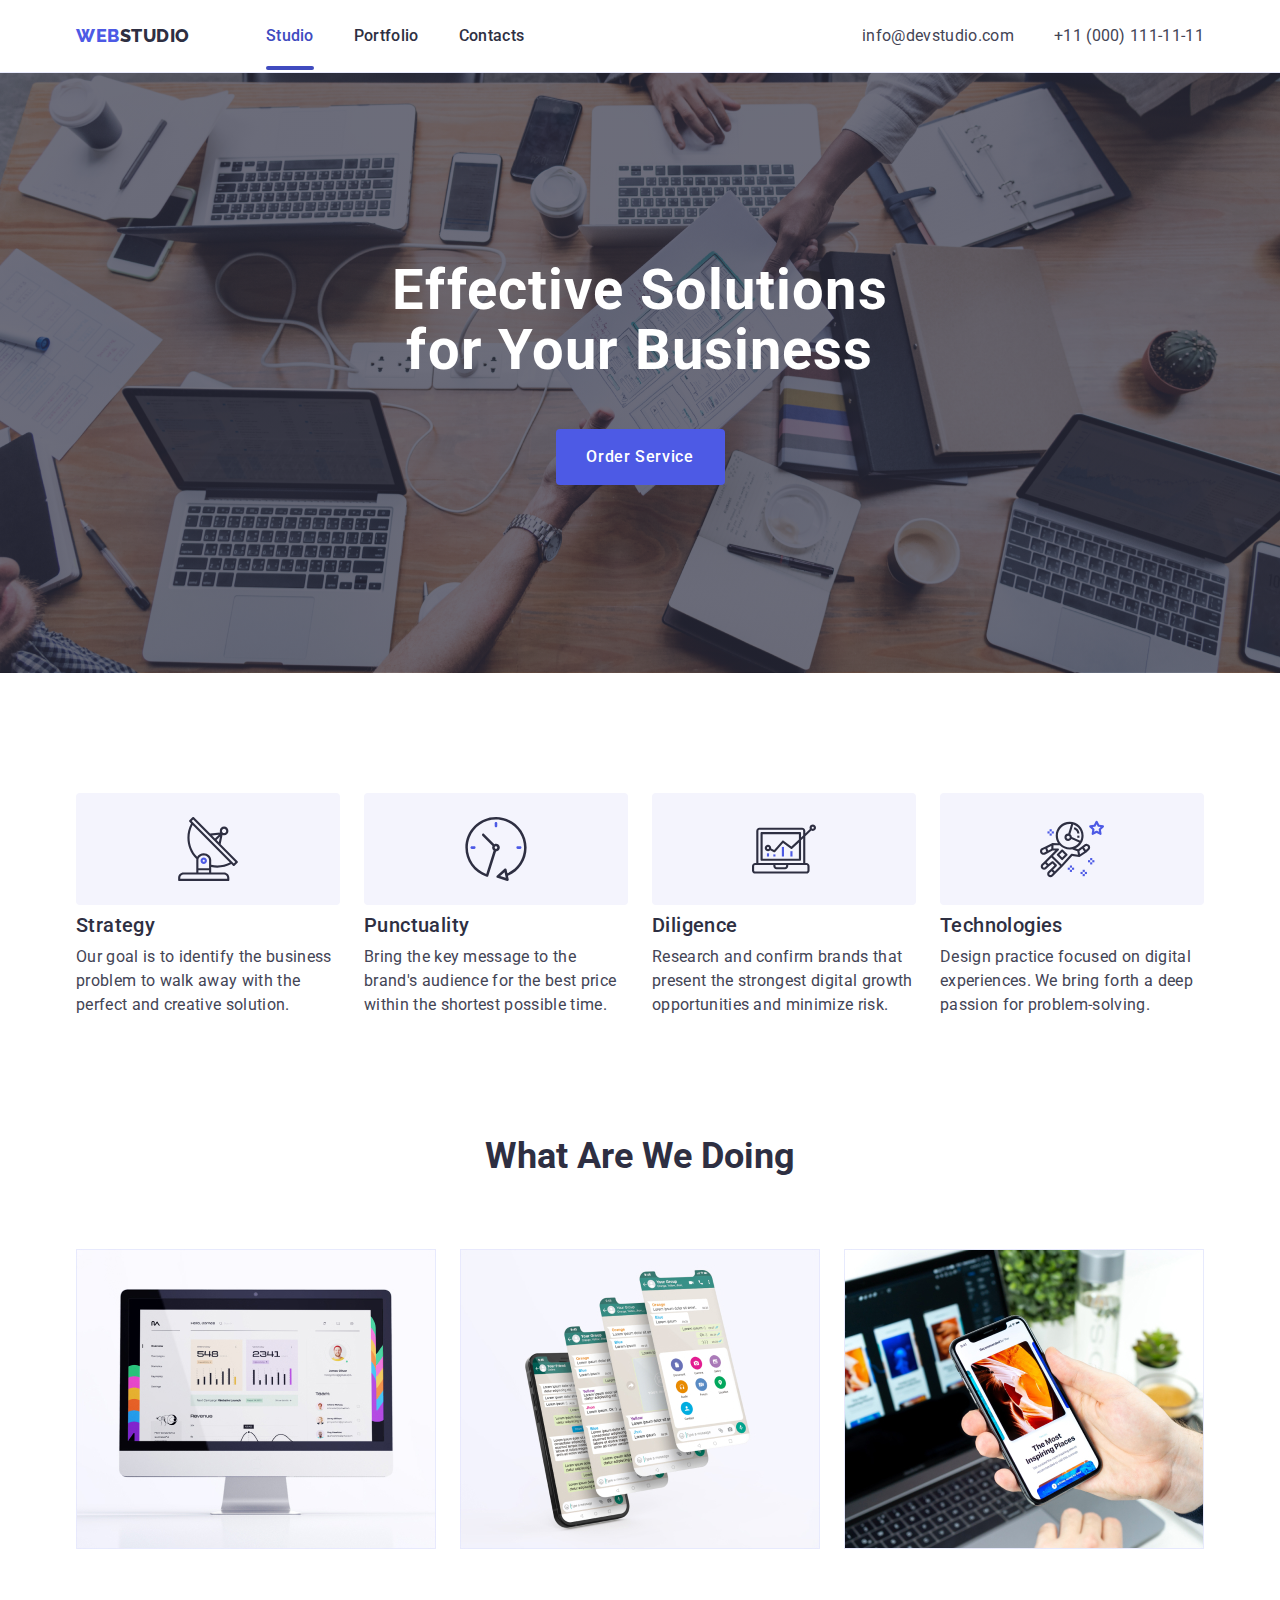
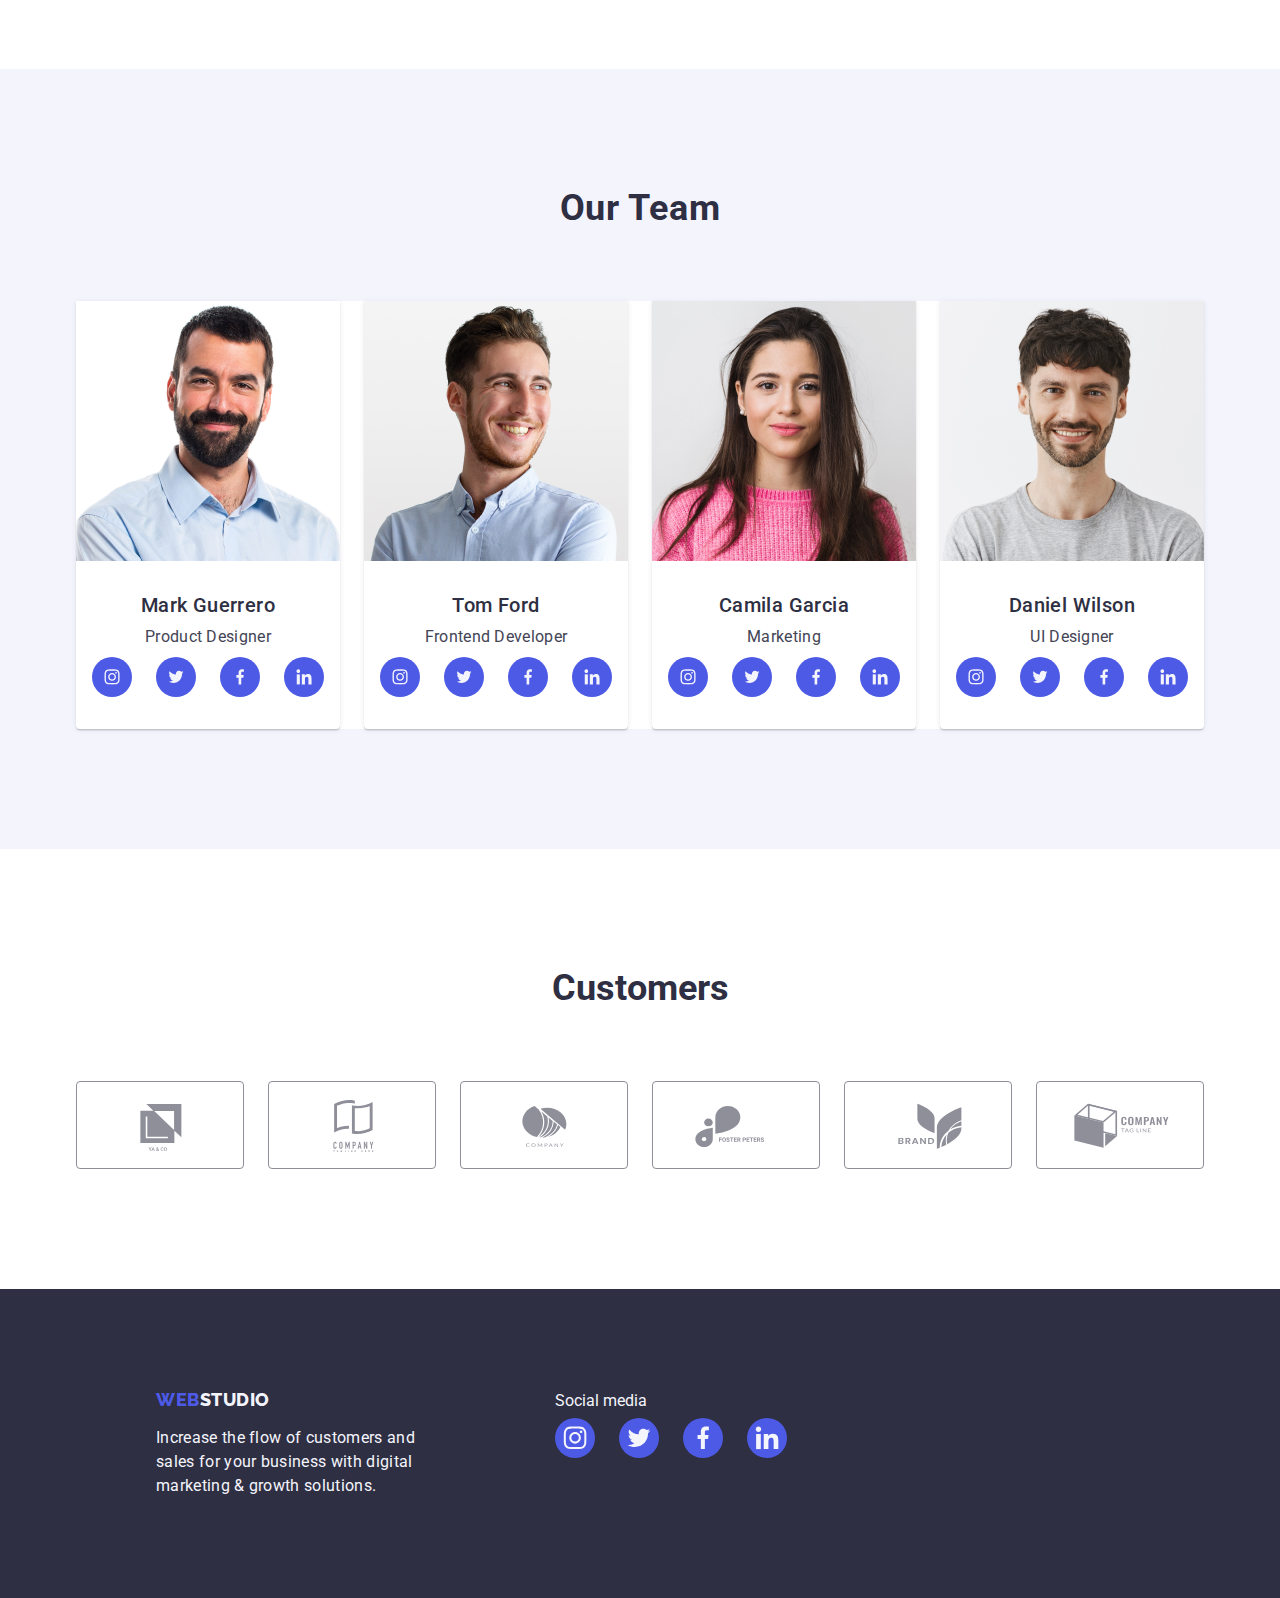
<file: index.html>
<!DOCTYPE html>
<html lang="en">
  <head>
    <meta charset="UTF-8" />
    <meta name="viewport" content="width=device-width, initial-scale=1.0" />
    <title>Document</title>
    <link rel="preconnect" href="https://fonts.googleapis.com" />
    <link rel="preconnect" href="https://fonts.gstatic.com" crossorigin />
    <link
      href="https://fonts.googleapis.com/css2?family=Raleway:wght@800&family=Roboto:wght@400;500;700;900&display=swap"
      rel="stylesheet"
    />
    <link
      rel="stylesheet"
      href="https://cdn.jsdelivr.net/npm/modern-normalize@1.1.0/modern-normalize.min.css"
    />
    <link rel="stylesheet" href="./css/styles.css" />
  </head>
  <!-- Profile header -->
  <body>
    <header class="page-header">
      <div class="container-header container">
        <nav class="navigation">
          <a class="logo link" href="./index.html"
            >Web<span class="dark">Studio</span></a
          >
          <ul class="nav list">
            <li class="nav-item">
              <a class="nav-link link nav-active" href="./index.html">Studio</a>
            </li>
            <li class="nav-item">
              <a class="nav-link link " href="./portfolio.html">Portfolio</a>
            </li>
            <li class="nav-item">
              <a class="nav-link link" href="">Contacts</a>
            </li>
          </ul>
        </nav>
        <address class="address">
          <ul class="contacts-list list">
            <li class="contact-item">
              <a class="link" href="mailto:info@devstudio.com"
                >info@devstudio.com</a
              >
            </li>
            <li class="contact-item">
              <a class="link" href="tel:+110001111111">+11 (000) 111-11-11</a>
            </li>
          </ul>
        </address>
      </div>
    </header>
    <!--Hero -->
    <main class="main">
      <section class="main-section hero">
        <div class="container-hero container">
          <h1 class="solution-title">Effective Solutions for Your Business</h1>
          <button class="button" type="button" data-modal-open>
            Order Service
          </button>
        </div>
      </section>

      <section class="social">
        <div class="container-social container">
          <h2 class="visually-hidden">Features</h2>

          <ul class="solution-list list">
            <li class="item icon-strategy">
              <div class="icon-container">
                <svg class="solution-icon" width="64" height="64">
                  <use href="./images/sprite2.svg#icon-antenna"></use>
                </svg>
              </div>
              <h3 class="solution-subtitle">Strategy</h3>
              <p class="desc-list">
                Our goal is to identify the business problem to walk away with
                the perfect and creative solution.
              </p>
            </li>

            <li class="item icon-punctuality">
              <div class="icon-container">
                <svg class="solution-icon" width="64" height="64">
                  <use href="./images/sprite2.svg#icon-clock"></use>
                </svg>
              </div>
              <h3 class="solution-subtitle">Punctuality</h3>
              <p class="desc-list">
                Bring the key message to the brand's audience for the best price
                within the shortest possible time.
              </p>
            </li>

            <li class="item icon-deligence">
              <div class="icon-container">
                <svg class="solution-icon" width="64" height="64">
                  <use href="./images/sprite2.svg#icon-diagram"></use>
                </svg>
              </div>
              <h3 class="solution-subtitle">Diligence</h3>
              <p class="desc-list">
                Research and confirm brands that present the strongest digital
                growth opportunities and minimize risk.
              </p>
            </li>
            <li class="item icon-technologies">
              <div class="icon-container">
                <svg class="solution-icon" width="64" height="64">
                  <use href="./images/sprite2.svg#icon-astronaut"></use>
                </svg>
              </div>
              <h3 class="solution-subtitle">Technologies</h3>
              <p class="desc-list">
                Design practice focused on digital experiences. We bring forth a
                deep passion for problem-solving.
              </p>
            </li>
          </ul>
        </div>
      </section>

      <!-- What are we doing -->
      <section class="main-section-product">
        <div class="container-main-section container">
          <h2 class="section-title">What are we doing</h2>
          <ul class="item-list list">
            <li class="solution-item">
              <img
                src="./images/img1.jpg"
                alt="our product"
                width="360"
                height="300"
              />
            </li>
            <li class="solution-item">
              <img
                src="./images/img2.jpg"
                alt="our product"
                width="360"
                height="300"
              />
            </li>
            <li class="solution-item">
              <img
                src="./images/img3.jpg"
                alt="our product"
                width="360"
                height="300"
              />
            </li>
          </ul>
        </div>
      </section>

      <!--Our Team-->

      <section class="main-team">
        <div class="container-main-team container">
          <h2 class="team-title">Our Team</h2>
          <ul class="team-list list">
            <li class="item-team">
              <img
                src="./images/img.jpg"
                alt="Mark Guerrero"
                width="264"
                height="260"
              />
              <div class="item-team-desc">
                <h3 class="team-subtitle">Mark Guerrero</h3>
                <p class="desc-team">Product Designer</p>
                <ul class="social-list list">
                  <li class="social-list-item">
                    <a href="" class="social-list-link">
                      <svg class="social-list-icon" width="16" height="16">
                        <use href="./images/sprite.svg#icon-instagram"></use>
                      </svg>
                    </a>
                  </li>
                  <li class="social-list-item">
                    <a href="" class="social-list-link">
                      <svg class="social-list-icon" width="16" height="16">
                        <use href="./images/sprite.svg#icon-twitter"></use>
                      </svg>
                    </a>
                  </li>
                  <li class="social-list-item">
                    <a href="" class="social-list-link">
                      <svg class="social-list-icon" width="16" height="16">
                        <use href="./images/sprite.svg#icon-facebook"></use>
                      </svg>
                    </a>
                  </li>
                  <li class="social-list-item">
                    <a href="" class="social-list-link">
                      <svg class="social-list-icon" width="16" height="16">
                        <use href="./images/sprite.svg#icon-linkedin"></use>
                      </svg>
                    </a>
                  </li>
                </ul>
              </div>
            </li>
            <li class="item-team">
              <img
                src="./images/img4.jpg"
                alt="Mark Guerrero"
                width="264"
                height="260"
              />
              <div class="item-team-desc">
                <h3 class="team-subtitle">Tom Ford</h3>
                <p class="desc-team">Frontend Developer</p>
                <ul class="social-list list">
                  <li class="social-list-item">
                    <a href="" class="social-list-link">
                      <svg class="social-list-icon" width="16" height="16">
                        <use href="./images/sprite.svg#icon-instagram"></use>
                      </svg>
                    </a>
                  </li>
                  <li class="social-list-item">
                    <a href="" class="social-list-link">
                      <svg class="social-list-icon" width="16" height="16">
                        <use href="./images/sprite.svg#icon-twitter"></use>
                      </svg>
                    </a>
                  </li>
                  <li class="social-list-item">
                    <a href="" class="social-list-link">
                      <svg class="social-list-icon" width="16" height="16">
                        <use href="./images/sprite.svg#icon-facebook"></use>
                      </svg>
                    </a>
                  </li>
                  <li class="social-list-item">
                    <a href="" class="social-list-link">
                      <svg class="social-list-icon" width="16" height="16">
                        <use href="./images/sprite.svg#icon-linkedin"></use>
                      </svg>
                    </a>
                  </li>
                </ul>
              </div>
            </li>
            <li class="item-team">
              <img
                src="./images/img5.jpg"
                alt="Mark Guerrero"
                width="264"
                height="260"
              />
              <div class="item-team-desc">
                <h3 class="team-subtitle">Camila Garcia</h3>
                <p class="desc-team">Marketing</p>
                <ul class="social-list list">
                  <li class="social-list-item">
                    <a href="" class="social-list-link">
                      <svg class="social-list-icon" width="16" height="16">
                        <use href="./images/sprite.svg#icon-instagram"></use>
                      </svg>
                    </a>
                  </li>
                  <li class="social-list-item">
                    <a href="" class="social-list-link">
                      <svg class="social-list-icon" width="16" height="16">
                        <use href="./images/sprite.svg#icon-twitter"></use>
                      </svg>
                    </a>
                  </li>
                  <li class="social-list-item">
                    <a href="" class="social-list-link">
                      <svg class="social-list-icon" width="16" height="16">
                        <use href="./images/sprite.svg#icon-facebook"></use>
                      </svg>
                    </a>
                  </li>
                  <li class="social-list-item">
                    <a href="" class="social-list-link">
                      <svg class="social-list-icon" width="16" height="16">
                        <use href="./images/sprite.svg#icon-linkedin"></use>
                      </svg>
                    </a>
                  </li>
                </ul>
              </div>
            </li>
            <li class="item-team">
              <img
                src="./images/img6.jpg"
                alt="Mark Guerrero"
                width="264"
                height="260"
              />
              <div class="item-team-desc">
                <h3 class="team-subtitle">Daniel Wilson</h3>
                <p class="desc-team">UI Designer</p>
                <ul class="social-list list">
                  <li class="social-list-item">
                    <a href="" class="social-list-link">
                      <svg class="social-list-icon" width="16" height="16">
                        <use href="./images/sprite.svg#icon-instagram"></use>
                      </svg>
                    </a>
                  </li>
                  <li class="social-list-item">
                    <a href="" class="social-list-link">
                      <svg class="social-list-icon" width="16" height="16">
                        <use href="./images/sprite.svg#icon-twitter"></use>
                      </svg>
                    </a>
                  </li>
                  <li class="social-list-item">
                    <a href="" class="social-list-link">
                      <svg class="social-list-icon" width="16" height="16">
                        <use href="./images/sprite.svg#icon-facebook"></use>
                      </svg>
                    </a>
                  </li>
                  <li class="social-list-item">
                    <a href="" class="social-list-link">
                      <svg class="social-list-icon" width="16" height="16">
                        <use href="./images/sprite.svg#icon-linkedin"></use>
                      </svg>
                    </a>
                  </li>
                </ul>
              </div>
            </li>
          </ul>
        </div>
      </section>
      <section class="cusutumers-section container">
        <div class="container">
          <h2 class="section-title">Customers</h2>
          <ul class="custumers-list list">
            <li class="custumers-item">
              <a href="" class="custumers-link link">
                <svg class="custumers-icon" width="104" height="56">
                  <use href="./images/sprite.svg#icon-Logocos"></use>
                </svg>
              </a>
            </li>
            <li class="custumers-item">
              <a href="" class="custumers-link link">
                <svg class="custumers-icon" width="104" height="56">
                  <use href="./images/sprite.svg#icon-company"></use>
                </svg>
              </a>
            </li>
            <li class="custumers-item">
              <a href="" class="custumers-link link">
                <svg class="custumers-icon" width="104" height="56">
                  <use href="./images/sprite.svg#icon-company2"></use>
                </svg>
              </a>
            </li>
            <li class="custumers-item">
              <a href="" class="custumers-link link">
                <svg class="custumers-icon" width="104" height="56">
                  <use href="./images/sprite.svg#icon-vector"></use>
                </svg>
              </a>
            </li>
            <li class="custumers-item">
              <a href="" class="custumers-link link">
                <svg class="custumers-icon" width="104" height="56">
                  <use href="./images/sprite.svg#icon-brand"></use>
                </svg>
              </a>
            </li>
            <li class="custumers-item">
              <a href="" class="custumers-link link">
                <svg class="custumers-icon" width="104" height="56">
                  <use href="./images/sprite.svg#icon-tagline"></use>
                </svg>
              </a>
            </li>
          </ul>
        </div>
      </section>
    </main>
    <!-- Footer -->
    <footer class="footer">
      <div class="footer-wrapper">
        <div class="container-footer container">
          <a href="./index.html" class="logo footer-link"
            >WEB<span class="light">Studio</span></a
          >
          <p class="footer-desc">
            Increase the flow of customers and sales for your business with
            digital marketing & growth solutions.
          </p>
        </div>
        <div class="footer-social">
          <p class="section-subtitle light">Social media</p>
          <ul class="social-list footer-social list">
            <li class="social-list-item">
              <a href="" class="social-list-linke">
                <svg class="social-list-icon" width="24" height="24">
                  <use href="./images/sprite.svg#icon-instagram"></use>
                </svg>
              </a>
            </li>
            <li class="social-list-item">
              <a href="" class="social-list-linke">
                <svg class="social-list-icon" width="24" height="24">
                  <use href="./images/sprite.svg#icon-twitter"></use>
                </svg>
              </a>
            </li>
            <li class="social-list-item">
              <a href="" class="social-list-linke">
                <svg class="social-list-icon" width="24" height="24">
                  <use href="./images/sprite.svg#icon-facebook"></use>
                </svg>
              </a>
            </li>
            <li class="social-list-item">
              <a href="" class="social-list-linke">
                <svg class="social-list-icon" width="24" height="24">
                  <use href="./images/sprite.svg#icon-linkedin"></use>
                </svg>
              </a>
            </li>
          </ul>
        </div>
      </div>
    </footer>

    <!-- MODAL WINDOW -->
    <div class="backdrop is-hidden" data-modal>
      <div class="modal">
        <button class="modal-close-btn" type="button" data-modal-close>
          <svg class="modal-close-icon" width="8" height="8">
            <use href="./images/sprite.svg#icon-close-black"></use>
          </svg>
        </button>
      </div>
    </div>
    <script src="./js/modal.js"></script>
  </body>
</html>
</file>
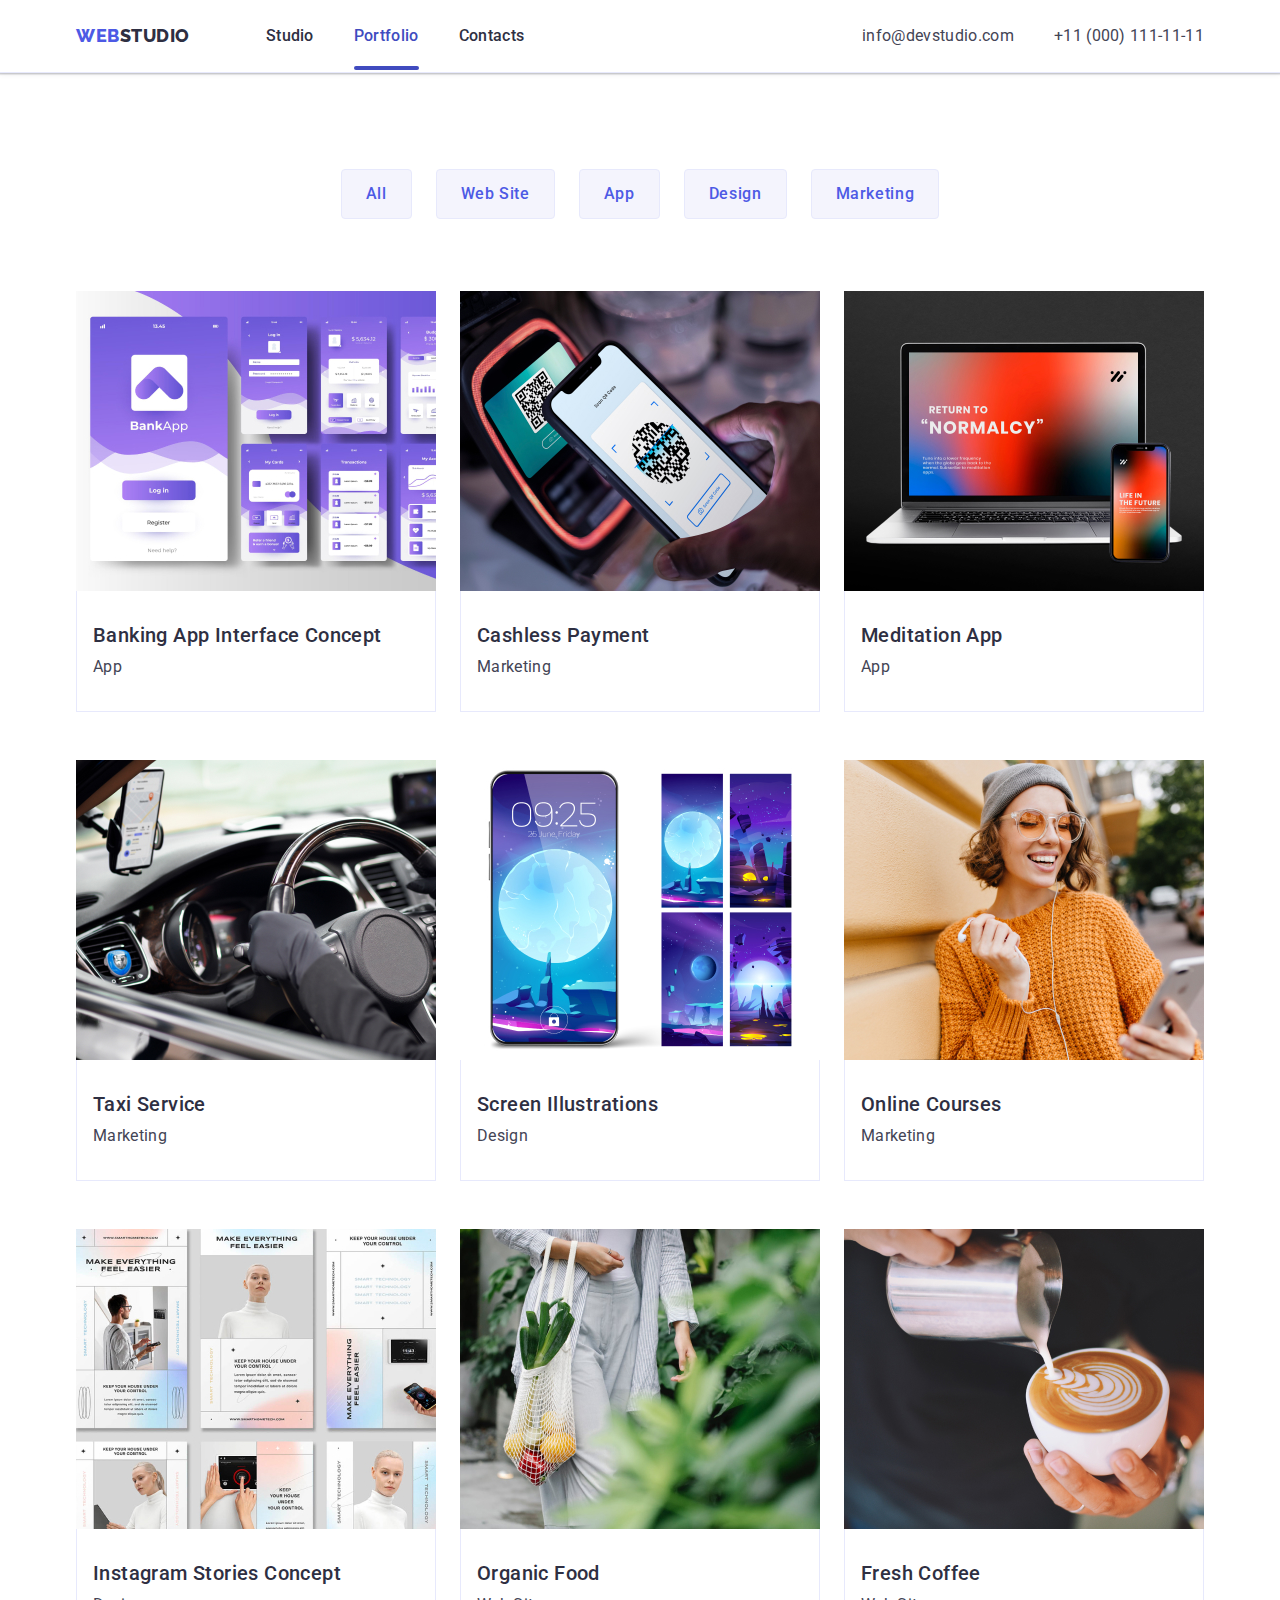
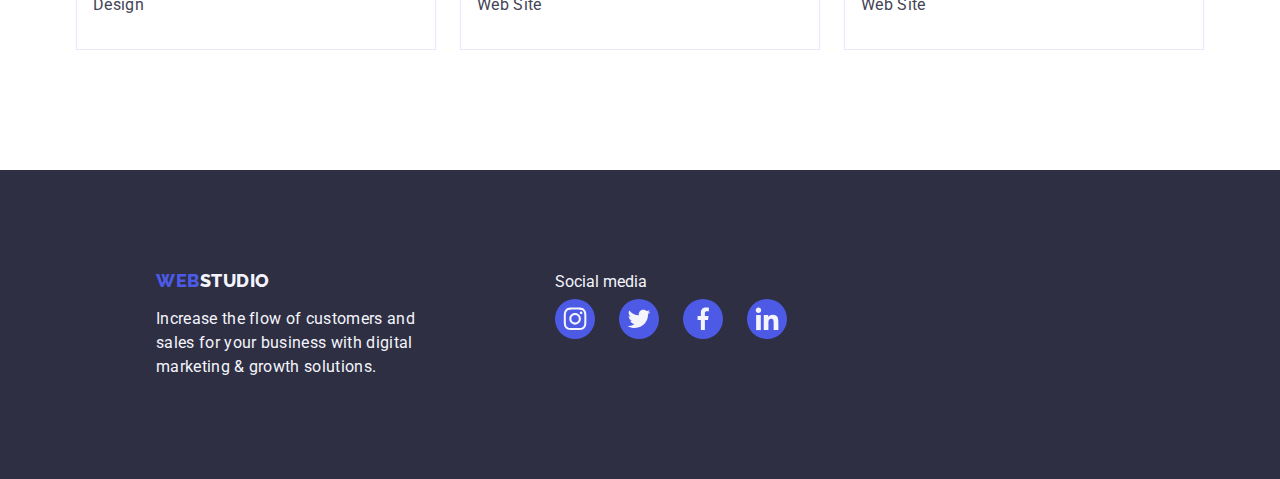
<file: portfolio.html>
<!DOCTYPE html>
<html lang="en">
  <head>
    <meta charset="UTF-8" />
    <meta name="viewport" content="width=device-width, initial-scale=1.0" />
    <title>Document</title>
    <link rel="preconnect" href="https://fonts.googleapis.com" />
    <link rel="preconnect" href="https://fonts.gstatic.com" crossorigin />
    <link
      href="https://fonts.googleapis.com/css2?family=Raleway:wght@800&family=Roboto:wght@400;500;700;900&display=swap"
      rel="stylesheet"
    />
    <link
      rel="stylesheet"
      href="https://cdn.jsdelivr.net/npm/modern-normalize@1.1.0/modern-normalize.min.css"
    />

    <link rel="stylesheet" href="./css/styles.css" />
  </head>

  <body>
    <header class="page-header">
      <div class="container-pege container">
        <nav class="navigation">
          <a class="logo link" href="./index.html"
            >Web<span class="dark">Studio</span></a
          >
          <ul class="menu list">
            <li class="menu-item">
              <a class="nav-link link" href="./index.html">Studio</a>
            </li>
            <li class="menu-item">
              <a class="nav-link link nav-active" href="./portfolio.html">Portfolio</a>
            </li>
            <li class="menu-item">
              <a class="nav-link link" href="">Contacts</a>
            </li>
          </ul>
        </nav>
        <address class="address">
          <ul class="contacts-list list">
            <li class="contact-item">
              <a class="mail link" href="info@devstudio.com"
                >info@devstudio.com</a
              >
            </li>
            <li class="contact-item">
              <a class="phon link" href="tel:+110001111111"
                >+11 (000) 111-11-11</a
              >
            </li>
          </ul>
        </address>
      </div>
    </header>
    <!-- Main section -->
    <main>
      <section class="portfolio">
        <div class="container-portfolio container">
          <h1 class="visually-hidden">HIDE ME</h1>
          <ul class="btn-list list">
            <li class="btn-item">
              <button class="portfolio-button" type="button">All</button>
            </li>
            <li class="btn-item">
              <button class="portfolio-button" type="button">Web Site</button>
            </li>
            <li class="btn-item">
              <button class="portfolio-button" type="button">App</button>
            </li>
            <li class="btn-item">
              <button class="portfolio-button" type="button">Design</button>
            </li>
            <li class="btn-item">
              <button class="portfolio-button" type="button">Marketing</button>
            </li>
          </ul>

          <ul class="portfolio-list list">
            <li class="portfolio-list-item">
              <a href="#" class="portfolio-link link">
                <div class="overlay-portfolio">
                  <img
                    src="./images/app.jpg"
                    alt="Banking App Interface Concept"
                    width="360"
                    height="300"
                  />
                  <p class="overlay">
                    14 Stylish and User-Friendly App Design Concepts · Task
                    Manager App · Calorie Tracker App · Exotic Fruit Ecommerce
                    App · Cloud Storage App Cashless Payment Marketing
                  </p>
                </div>

                <div class="container-porfolio-list">
                  <h2 class="portfolio-subtitle">
                    Banking App Interface Concept
                  </h2>
                  <p class="portfolio-desc">App</p>
                </div>
              </a>
            </li>
            <li class="portfolio-list-item">
              <a href="#" class="portfolio-link link">
                <div class="overlay-portfolio">
                  <img
                    src="./images/img-pay.jpg"
                    alt="Cashless Payment"
                    width="360"
                    height="300"
                  />
                  <p class="overlay">
                    14 Stylish and User-Friendly App Design Concepts · Task
                    Manager App · Calorie Tracker App · Exotic Fruit Ecommerce
                    App · Cloud Storage App Cashless Payment Marketing
                  </p>
                </div>

                <div class="container-porfolio-list">
                  <h2 class="portfolio-subtitle">Cashless Payment</h2>
                  <p class="portfolio-desc">Marketing</p>
                </div>
              </a>
            </li>
            <li class="portfolio-list-item">
              <a href="#" class="portfolio-link link">
                <div class="overlay-portfolio">
                  <img
                    src="./images/img-appjpg.jpg"
                    alt="Meditation App"
                    width="360"
                    height="300"
                  />
                  <p class="overlay">
                    14 Stylish and User-Friendly App Design Concepts · Task
                    Manager App · Calorie Tracker App · Exotic Fruit Ecommerce
                    App · Cloud Storage App Cashless Payment Marketing
                  </p>
                </div>

                <div class="container-porfolio-list">
                  <h2 class="portfolio-subtitle">Meditation App</h2>
                  <p class="portfolio-desc">App</p>
                </div>
              </a>
            </li>
            <li class="portfolio-list-item">
              <a href="#" class="portfolio-link link">
                <div class="overlay-portfolio">
                  <img
                    src="./images/img-tax.jpg"
                    alt="Taxi Service"
                    width="360"
                    height="300"
                  />
                  <p class="overlay">
                    14 Stylish and User-Friendly App Design Concepts · Task
                    Manager App · Calorie Tracker App · Exotic Fruit Ecommerce
                    App · Cloud Storage App Cashless Payment Marketing
                  </p>
                </div>
                <div class="container-porfolio-list">
                  <h2 class="portfolio-subtitle">Taxi Service</h2>
                  <p class="portfolio-desc">Marketing</p>
                </div>
              </a>
            </li>
            <li class="portfolio-list-item">
              <a href="#" class="portfolio-link link">
                <div class="overlay-portfolio">
                  <img
                    src="./images/img-screen.jpg"
                    alt="Screen Illustrations"
                    width="360"
                    height="300"/>
                  <p class="overlay">
                    14 Stylish and User-Friendly App Design Concepts · Task
                    Manager App · Calorie Tracker App · Exotic Fruit Ecommerce
                    App · Cloud Storage App Cashless Payment Marketing
                  </p>
                </div>

                <div class="container-porfolio-list">
                  <h2 class="portfolio-subtitle">Screen Illustrations</h2>
                  <p class="portfolio-desc">Design</p>
                </div>
              </a>
            </li>
            <li class="portfolio-list-item">
              <a href="#" class="portfolio-link link">
                <div class="overlay-portfolio">
                  <img
                    src="./images/img-courses.jpg"
                    alt="Online Courses"
                    width="360"
                    height="300"
                  />
                  <p class="overlay">
                    14 Stylish and User-Friendly App Design Concepts · Task
                    Manager App · Calorie Tracker App · Exotic Fruit Ecommerce
                    App · Cloud Storage App Cashless Payment Marketing
                  </p>
                </div>

                <div class="container-porfolio-list">
                  <h2 class="portfolio-subtitle">Online Courses</h2>
                  <p class="portfolio-desc">Marketing</p>
                </div>
              </a>
            </li>

            <li class="portfolio-list-item">
              <a href="#" class="portfolio-link link">
                <div class="overlay-portfolio">
                  <img
                    src="./images/img-inst.jpg"
                    alt="Instagram Stories Concept"
                    width="360"
                    height="300"
                  />
                  <p class="overlay">
                    14 Stylish and User-Friendly App Design Concepts · Task
                    Manager App · Calorie Tracker App · Exotic Fruit Ecommerce
                    App · Cloud Storage App Cashless Payment Marketing
                  </p>
                </div>

                <div class="container-porfolio-list">
                  <h2 class="portfolio-subtitle">Instagram Stories Concept</h2>
                  <p class="portfolio-desc">Design</p>
                </div>
              </a>
            </li>
            <li class="portfolio-list-item">
              <a href="#" class="portfolio-link link">
                <div class="overlay-portfolio">
                  <img
                    src="./images/img-food.jpg"
                    alt="Organic Food"
                    width="360"
                    height="300"
                  />
                  <p class="overlay">
                    14 Stylish and User-Friendly App Design Concepts · Task
                    Manager App · Calorie Tracker App · Exotic Fruit Ecommerce
                    App · Cloud Storage App Cashless Payment Marketing
                  </p>
                </div>

                <div class="container-porfolio-list">
                  <h2 class="portfolio-subtitle">Organic Food</h2>
                  <p class="portfolio-desc">Web Site</p>
                </div>
              </a>
            </li>
            <li class="portfolio-list-item">
              <a href="#" class="portfolio-link link">
                <div class="overlay-portfolio">
                  <img
                    src="./images/img-coffe.jpg"
                    alt="Screen Illustrations"
                    width="360"
                    height="300"
                  />
                  <p class="overlay">
                    14 Stylish and User-Friendly App Design Concepts · Task
                    Manager App · Calorie Tracker App · Exotic Fruit Ecommerce
                    App · Cloud Storage App Cashless Payment Marketing
                  </p>
                </div>

                <div class="container-porfolio-list">
                  <h2 class="portfolio-subtitle">Fresh Coffee</h2>
                  <p class="portfolio-desc">Web Site</p>
                </div>
              </a>
            </li>
          </ul>
        </div>
      </section>
    </main>
    <!-- Footer -->
    <footer class="footer">
      <div class="footer-wrapper">
        <div class="container-footer container">
          <a href="./index.html" class="logo footer-link"
            >WEB<span class="light">Studio</span></a
          >
          <p class="footer-desc">
            Increase the flow of customers and sales for your business with
            digital marketing & growth solutions.
          </p>
        </div>
        <div class="footer-social">
          <p class="section-subtitle light">Social media</p>
          <ul class="social-list footer-social list">
            <li class="social-list-item">
              <a href="" class="social-list-linke">
                <svg class="social-list-icon" width="24" height="24">
                  <use href="./images/sprite.svg#icon-instagram"></use>
                </svg>
              </a>
            </li>
            <li class="social-list-item">
              <a href="" class="social-list-linke">
                <svg class="social-list-icon" width="24" height="24">
                  <use href="./images/sprite.svg#icon-twitter"></use>
                </svg>
              </a>
            </li>
            <li class="social-list-item">
              <a href="" class="social-list-linke">
                <svg class="social-list-icon" width="24" height="24">
                  <use href="./images/sprite.svg#icon-facebook"></use>
                </svg>
              </a>
            </li>
            <li class="social-list-item">
              <a href="" class="social-list-linke">
                <svg class="social-list-icon" width="24" height="24">
                  <use href="./images/sprite.svg#icon-linkedin"></use>
                </svg>
              </a>
            </li>
          </ul>
        </div>
      </div>
    </footer>
  </body>
</html>
</file>
<file: css/styles.css>
/** COMMON */
/* #region COMMON*/
:root {
  --social-active: #31d0aa;
  --icon-customer-color: #8e8f99;
  --page-color: #ffffff;
  --main-text: #2e2f42;
  --light-text: #f4f4fd;
  --accent-color: #4d5ae5;
  --main-color: #434455;
  --action-color: #404bbf;
  --cornflower: #e7e9fc;
  --description-size: 16px;
  --description-height: 24px;
  --general-lh: 1.5;
  --ls-small: 0.02em;
  --ls-big: 0.04em;
}
.list {
  list-style: none;
}
.link {
  text-decoration: none;
}
h1,
h2,
h3,
h4,
p {
  margin-top: 0;
  margin-bottom: 0;
}
ul {
  margin-top: 0;
  margin-bottom: 0;
  padding-left: 0;
}
img {
  display: block;
}
body {
  font-family: Roboto, sans-serif;
  background-color: #ffffff;
  color: #434455;
}
.visually-hidden {
  position: absolute;
  width: 1px;
  height: 1px;
  margin: -1px;
  border: 0;
  padding: 0;
  white-space: nowrap;
  clip-path: inset(100%);
  clip: rect(0 0 0 0);
  overflow: hidden;
}
.container {
  /* display: flex; */
  width: 1158px;
  margin: 0 auto;
  padding-left: 15px;
  padding-right: 15px;
}

.portfolio-desc {
  font-weight: 400;
  font-size: var(--description-size);
  line-height: var(--description-height);
  letter-spacing: var(--ls-small);
  color: var(--main-color);
}
/* Header */
/* LOGO */

.page-header {
  border-bottom: 1px solid #e7e9fc;
  box-shadow: 0px 1px 6px 0px rgba(46, 47, 66, 0.08),
    0px 1px 1px 0px rgba(46, 47, 66, 0.16),
    0px 2px 1px 0px rgba(46, 47, 66, 0.08);
}

.container-header {
  display: flex;
  width: 1158px;
  padding-left: 15px;
  padding-right: 15px;
  padding: 0 15px 0 15px;
}
.container-pege {
  display: flex;
}
.navigation {
  display: flex;
  align-items: center;
}
.nav {
  display: flex;
  gap: 40px;
}

.logo {
  display: inline-block;
  margin-right: 76px;
  font-family: Raleway, sans-serif;
  font-weight: 800;
  font-size: 18px;
  line-height: 1.17;
  letter-spacing: 0.03em;
  text-transform: uppercase;
  text-decoration: none;
  color: var(--accent-color);
}
.light {
  color: var(--light-text);
}
.dark {
  color: var(--main-text);
}

.accent-color {
  color: var(--accent-color);
}
/** NAVIGATION */
/* #region NAVIGATION*/
.menu {
  display: flex;
  gap: 40px;
}
.menu-link {
  font-family: "Roboto", sans-serif;
  font-weight: 500;
  font-size: 16px;
  line-height: 24px;
}
.nav-link {
  position: relative;
  padding: 24px 0;
  font-weight: 500;
  line-height: 1.5;
  letter-spacing: 0.02em;
  color: var(--main-text);
  transition: color 250ms cubic-bezier(0.4, 0, 0.2, 1);
}

.nav-link:hover,
.nav-link:focus,
.contact-item > a:hover,
.contact-item > a:focus {
  color: var(--action-color);
}

.contact-item > a {
  font-size: var(--description-size);
  line-height: var(--description-height);
  letter-spacing: var(--ls-small);
  font-weight: 400;
  text-decoration: none;
  color: var(--main-color);
}

.address {
  margin-left: auto;
  font-style: normal;
}
.contacts-list {
  display: flex;
  gap: 40px;
  flex-direction: row;
  align-items: center;
  padding: 24px 0;
  font-size: 16px;
  line-height: 1.5;
  letter-spacing: 0.02em;
  color: var(--main-color);
}
.nav-link:hover::after {
  display: block;
  content: "";
  width: 100%;
  height: 4px;
  border-radius: 2px;
  background: var(--action-color);
  position: absolute;
  bottom: -1px;
  left: 0px;

  transition: color 250ms cubic-bezier(0.4, 0, 0.2, 1);
}

.nav-active {
  color: var(--action-color);
}

.nav-active::after {
  display: block;
  content: "";
  width: 100%;
  height: 4px;
  border-radius: 2px;
  color: var(--action-color);
  background: var(--action-color);
  position: absolute;
  bottom: -1px;
  left: 0px;

  transition: color 250ms cubic-bezier(0.4, 0, 0.2, 1);
}
.link {
  transition: color 250ms cubic-bezier(0.4, 0, 0.2, 1);
}
/* #endregion NAVIGATION */
/* #endregion HEADER */

/** INDEX */
/* #region INDEX*/

/** MAIN */

/** HERO */
/* #region HERO*/
.button:hover,
.button:focus {
  background-color: var(--action-color);
  cursor: pointer;
}
.solution-subtitle {
  margin-bottom: 8px;
  font-weight: 500;
  font-size: 20px;
  line-height: 1.2;
  letter-spacing: 0.02em;
  color: var(--main-text);
}
.social {
  padding-top: 120px;
  padding-bottom: 120px;
}
.solution-list {
  display: flex;
  gap: 24px;
}
.item-list {
  display: flex;
  gap: 24px;
}

.desc-list {
  line-height: 1.5;
  letter-spacing: 0.02em;
}
.section-title {
  margin-bottom: 72px;
  font-size: 36px;
  line-height: 1.11;
  text-align: center;
  text-transform: capitalize;
  color: var(--main-text);
}
.main-section-product {
  padding-bottom: 120px;
}
.main-team {
  padding: 120px 0;
  background-color: #f4f4fd;
}
.team-title {
  margin-bottom: 72px;
  font-size: 36px;
  line-height: 1.11;
  text-align: center;
  letter-spacing: 0.02em;
  text-transform: capitalize;
  color: var(--main-text);
}
.team-subtitle {
  text-align: center;
  margin-bottom: 8px;
  font-weight: 500;
  font-size: 20px;
  line-height: 1.2;
  letter-spacing: 0.02em;
  color: var(--main-text);
}
.desc-team {
  text-align: center;
  line-height: 1.5;
  letter-spacing: 0.02em;
}
.team-list {
  display: flex;
  gap: 24px;
  background-color: #ffffff;
}

.item-team {
  width: calc((100% - 72px) / 4);
  border-radius: 0px 0px 4px 4px;
  background-color: var(--page-color);
  box-shadow: 0px 2px 1px 0px rgba(46, 47, 66, 0.08),
    0px 1px 1px 0px rgba(46, 47, 66, 0.16),
    0px 1px 6px 0px rgba(46, 47, 66, 0.08);
}
.item-team-desc {
  padding: 32px 16px;
}

.main-section {
  padding: 188px 0;
  color: var(--main-text);
  background-image: linear-gradient(
      rgba(46, 47, 66, 0.7),
      rgba(46, 47, 66, 0.7)
    ),
    url(../images/people-office.jpg);
  background-position: center;
  background-repeat: no-repeat no-repeat;
  background-size: cover;
  max-width: 1140px;
  color: #ffffff;
}
.social-list-link {
  display: flex;
  justify-content: center;
  align-items: center;
  width: 40px;
  height: 40px;
  border-radius: 50%;
  background-color: #4d5ae5;
  transition: background-color 250ms cubic-bezier(0.4, 0, 0.2, 1);
}

.social-list-link:hover,
.social-list-link:focus {
  background-color: var(--action-color);
  cursor: pointer;
}

.social-list-linke:hover,
.social-list-linke:focus {
  background-color: var(--social-active);
}

.social-list-linke {
  display: flex;
  justify-content: center;
  align-items: center;
  width: 40px;
  height: 40px;
  border-radius: 50%;
  background-color: #4d5ae5;
  transition: background-color 250ms cubic-bezier(0.4, 0, 0.2, 1);
}

.social-list {
  display: flex;
  justify-content: center;
  gap: 24px;
  margin-top: 8px;
}
.social-list-icon {
  fill: #f4f4fd;
}

.item {
  width: calc((100% - 72px) / 4);
}
.icon-container {
  display: flex;
  align-items: center;
  justify-content: center;
  height: 112px;
  background-color: #f4f4fd;
  border-radius: 4px;
  margin-bottom: 8px;
}

.solution-title {
  display: flex;
  font-size: 56px;
  font-family: Roboto;
  line-height: 1.07;
  text-align: center;
  letter-spacing: 0.02em;
  color: #ffffff;
  max-width: 496px;
  margin: auto;
  margin-bottom: 48px;
}
.solution-item {
  width: calc((100% - 48px) / 3);
}

/** PORTFOLIO */
/* #region PORTFOLIO*/

/** MAIN */

.portfolio-subtitle {
  margin-bottom: 8px;
  font-weight: 500;
  font-size: 20px;
  line-height: 1.2;
  letter-spacing: 0.02em;
  line-height: var(--description-height);
  letter-spacing: var(--ls-small);
  color: var(--main-text);
}
.portfolio-list {
  display: flex;
  flex-wrap: wrap;
  gap: 48px 24px;
}

.container-portfolio {
  display: flex;
  flex-direction: column;
  align-items: center;
}

.btn-list {
  display: flex;
  justify-content: center;
  gap: 24px;
  margin-bottom: 72px;
}
.hero {
  max-width: 1440px;
  background-color: var(--main-text);
}

.portfolio-title {
  line-height: 1.5;
  letter-spacing: 0.02em;
}
.portfolio-link {
  display: block;
}
.portfolio-link:hover,
.portfolio-link:focus {
  box-shadow: 0px 1px 6px rgba(46, 47, 66, 0.08),
    0px 1px 1px rgba(46, 47, 66, 0.16), 0px 2px 1px rgba(46, 47, 66, 0.08);
}
.portfolio-list-item:hover .portfolio-list-item:focus {
  box-shadow: 0px 1px 6px rgba(46, 47, 66, 0.08),
    0px 1px 1px rgba(46, 47, 66, 0.16), 0px 2px 1px rgba(46, 47, 66, 0.08);
}

.container-porfolio-list {
  padding: 32px 16px;
  border: 1px solid #e7e9fc;
  border-top: none;
}

.portfolio-button {
  padding: 12px 24px;
  border: 1px solid #e7e9fc;
  border-radius: 4px;
  font-family: Roboto, sans-serif;
  font-weight: 500;
  font-size: 16px;
  letter-spacing: 0.04em;
  line-height: var(--general-lh);
  color: var(--accent-color);
  background-color: var(--light-text);
  cursor: pointer;
  transition: color 250ms cubic-bezier(0.4, 0, 0.2, 1),
    background-color 250ms cubic-bezier(0.4, 0, 0.2, 1),
    border-color 250ms cubic-bezier(0.4, 0, 0.2, 1),
    box-shadow 250ms cubic-bezier(0.4, 0, 0.2, 1);
}
.portfolio-button:hover,
.portfolio-button:focus,
.portfolio-button:active {
  border: 1px solid transparent;
  background-color: var(--action-color);
  color: var(--page-color);
  box-shadow: 0px 2px 2px 0px rgba(0, 0, 0, 0.12),
    0px 2px 1px 0px rgba(0, 0, 0, 0.08), 0px 3px 1px 0px rgba(0, 0, 0, 0.1);
}
.portfolio {
  padding-top: 96px;
  padding-bottom: 120px;
}

.portfolio-list {
  list-style: none;
}
.link {
  text-decoration: none;
}
.portfolio-link {
  display: block;
  transition: box-shadow 250ms cubic-bezier(0.4, 0, 0.2, 1);
}
.overlay {
  position: absolute;
  left: 0;
  top: 0;
  width: 100%;
  height: 100%;
  padding: 40px 32px;
  overflow: auto;
  transform: translateY(100%);
  font-size: 16px;
  font-family: Roboto;
  font-style: normal;
  font-weight: 400;
  line-height: 24px;
  letter-spacing: 0.32px;
  background-color: var(--accent-color);
  color: var(--light-text);

  transition: transform 250ms cubic-bezier(0.4, 0, 0.2, 1);

  background: var(--accent-color);
  color: var(--light-text);
}
.portfolio-list-item:hover .overlay,
.portfolio-list-item:focus .overlay {
  transform: translateY(0);
}

.portfolio-link:hover .overlay,
.portfolio-link:focus .overlay {
  box-shadow: 0px 1px 6px rgba(46, 47, 66, 0.08),
    0px 1px 1px rgba(46, 47, 66, 0.16), 0px 2px 1px rgba(46, 47, 66, 0.08);
  transform: translateY(0);
}
.portfolio-list-item:hover,
.portfolio-list-item:focus:focus {
  box-shadow: 0px 1px 6px rgba(46, 47, 66, 0.08),
    0px 1px 1px rgba(46, 47, 66, 0.16), 0px 2px 1px rgba(46, 47, 66, 0.08);
}
.overlay-portfolio {
  position: relative;
  overflow: hidden;
}
/* CUSTUMERS */
.cusutumers-section {
  padding: 120px 0;
}
.custumers-list {
  display: flex;
  align-items: center;
  justify-content: center;
  gap: 24px;
}
.custumers-link {
  display: flex;
  justify-content: center;
  align-items: center;

  width: 100%;
  height: 100%;

  border-radius: 4px;
  border: 1px solid var(--icon-customer-color);
  color: var(--icon-customer-color);
  transition: border-color 250ms cubic-bezier(0.4, 0, 0.2, 1),
    color 250ms cubic-bezier(0.4, 0, 0.2, 1);
}

.custumers-item {
  width: calc((100% - 120px) / 6);
  height: 88px;
}
.custumers-link:hover,
.custumers-link:focus {
  border-color: var(--action-color);
  color: var(--action-color);
}

.custumers-icon {
  fill: currentColor;
}

.ccustumers-icon:hover,
.custumers-icon:focus {
  fill: var(--action-color);
}

/** FOOTER */
.footer {
  display: flex;
  gap: 120px;
  padding-left: 156px;
  padding: 100px 0;
  background: var(--main-text);
}
.container-footer {
  box-sizing: content-box;
  width: 264px;
  margin-right: 120px;
  padding-left: 156px;
}
.footer-desc {
  width: 264px;
  line-height: 1.5;
  color: #f4f4fd;
  letter-spacing: 0.02em;
}
.footer-link {
  display: inline-block;
  margin-bottom: 16px;
}

.section-subtitle .footer-social {
  font-size: 16px;
  font-family: Roboto;
  font-style: normal;
  font-weight: 500;
  line-height: 24px;
  letter-spacing: 0.32px;
  text-align: left;
  color: var(--page-color);
  margin-bottom: 16px;
}
.footer-wrapper {
  display: flex;
  align-items: baseline;
}

.button {
  margin: auto;
  display: block;
  min-width: 169px;
  height: 56px;
  border: none;
  border-radius: 4px;
  cursor: pointer;
  background-color: var(--accent-color);
  font-family: Roboto, sans-serif;
  font-weight: 500;
  font-size: 16px;
  line-height: 1.5;
  letter-spacing: 0.04em;
  color: #ffffff;
  transition: background-color 250ms cubic-bezier(0.4, 0, 0.2, 1);
}

.backdrop {
  position: fixed;
  top: 0;
  left: 0;
  width: 100%;
  height: 100%;
  opacity: 1;
  background: var(--navyblue-modal, rgba(46, 47, 66, 0.4));
  transition: opacity 250ms cubic-bezier(0.4, 0, 0.2, 1),
    visibility 250ms cubic-bezier(0.4, 0, 0.2, 1);
}
.is-hidden {
  visibility: hidden;
  opacity: 0;
  pointer-events: none;
}
.modal {
  position: absolute;
  top: 50%;
  left: 50%;
  width: 408px;
  min-height: 584px;
  background-color: #fcfcfc;
  transform: translate(-50%, -50%);
  box-shadow: 0px 2px 1px 0px rgba(0, 0, 0, 0.2),
    0px 1px 3px 0px rgba(0, 0, 0, 0.12), 0px 1px 1px 0px rgba(0, 0, 0, 0.14);
  border-radius: 4px;
  transition: transform 250ms cubic-bezier(0.4, 0, 0.2, 1);
}
.modal-close-btn {
  position: absolute;
  top: 24px;
  right: 24px;
  display: flex;
  justify-content: center;
  align-items: center;
  width: 24px;
  height: 24px;
  padding: 0;

  background-color: transparent;
  border-radius: 50%;
  border: 1px solid rgba(0, 0, 0, 0.1);
  background: var(--cornflower, #e7e9fc);
  cursor: pointer;

  transition: background-color 250ms cubic-bezier(0.4, 0, 0.2, 1),
    border 250ms cubic-bezier(0.4, 0, 0.2, 1);
}
.modal-close-btn:hover,
.modal-close-btn:focus {
  border: none;
  border-radius: 24px;
  background: var(--action-color);
  fill: var(--page-color);
}
.modal-close-icon {
  transition: fill 250ms cubic-bezier(0.4, 0, 0.2, 1);
}
</file>
